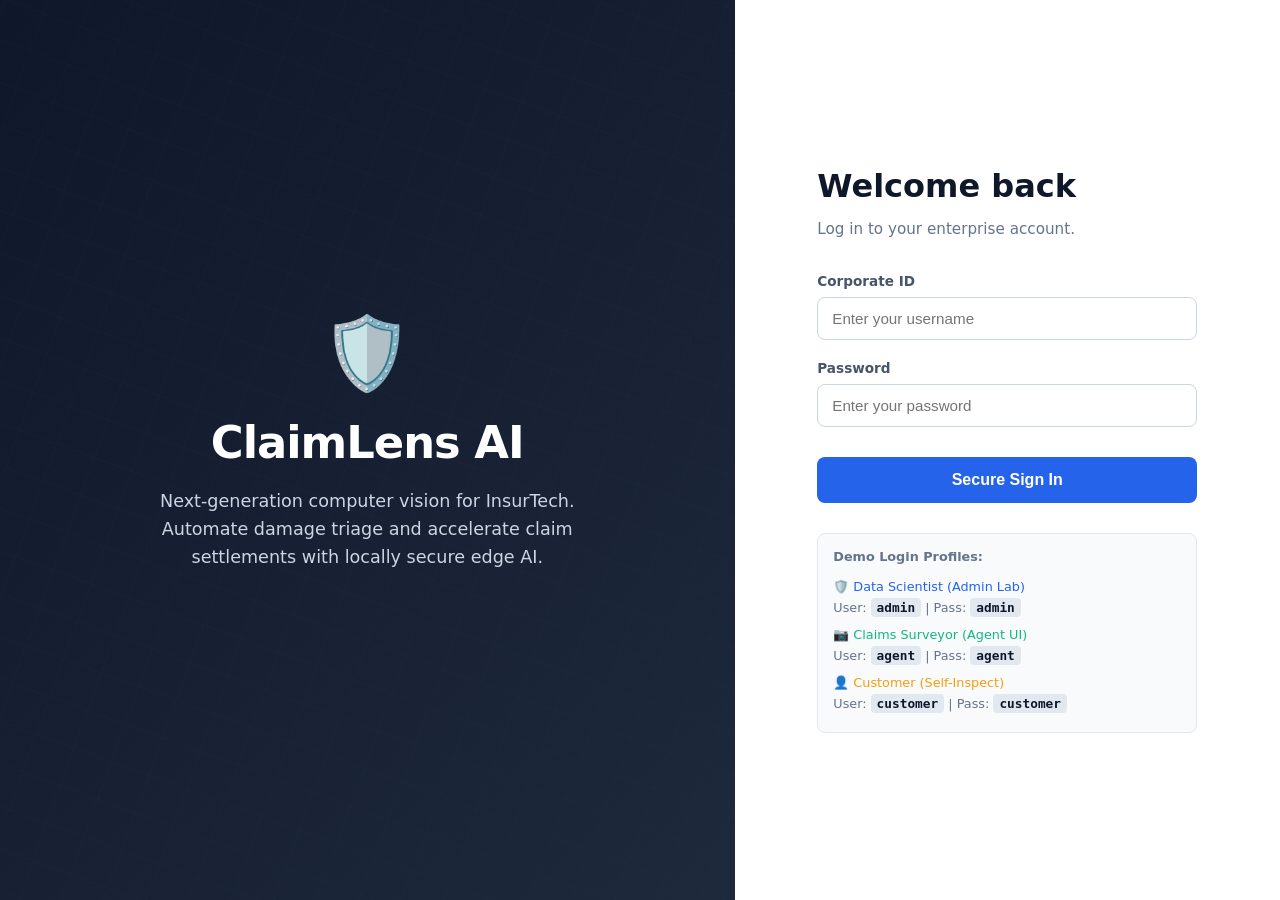
<file: login.html>
<!DOCTYPE html>
<html lang="en">
<head>
  <meta charset="UTF-8">
  <meta name="viewport" content="width=device-width, initial-scale=1.0">
  <title>Login - ClaimLens AI</title>
  <style>
    body {
      margin: 0;
      font-family: 'Segoe UI', system-ui, sans-serif;
      display: flex;
      height: 100vh;
      background-color: #f8fafc;
    }
    
    .split-left {
      flex: 1.2;
      background: linear-gradient(135deg, #0f172a 0%, #1e293b 100%);
      display: flex;
      flex-direction: column;
      justify-content: center;
      align-items: center;
      color: white;
      padding: 40px;
      text-align: center;
      position: relative;
      overflow: hidden;
    }

    /* Cool Background Pattern for the left side */
    .split-left::before {
      content: "";
      position: absolute;
      width: 200%;
      height: 200%;
      background-image: linear-gradient(#334155 1px, transparent 1px), linear-gradient(90deg, #334155 1px, transparent 1px);
      background-size: 40px 40px;
      opacity: 0.1;
      transform: rotate(20deg);
    }

    .hero-text { z-index: 1; max-width: 500px; }
    .logo-badge { font-size: 4.5rem; margin-bottom: 20px; animation: float 6s ease-in-out infinite; }
    .hero-text h2 { font-size: 2.8rem; margin: 0 0 16px 0; font-weight: 700; letter-spacing: -1px; }
    .hero-text p { font-size: 1.1rem; color: #cbd5e1; line-height: 1.6; }

    .split-right {
      flex: 1;
      display: flex;
      justify-content: center;
      align-items: center;
      background: white;
    }

    .login-container {
      width: 100%;
      max-width: 380px;
      padding: 40px;
    }

    .login-container h1 { font-size: 2rem; margin: 0 0 8px; color: #0f172a; }
    .login-container p.sub { color: #64748b; margin-bottom: 35px; font-size: 0.95rem; }

    .input-grp { margin-bottom: 20px; }
    .input-grp label { display: block; font-size: 0.85rem; font-weight: 600; color: #475569; margin-bottom: 8px; }
    .input-grp input { 
      width: 100%; 
      padding: 12px 14px; 
      border: 1px solid #cbd5e1; 
      border-radius: 8px; 
      font-size: 0.95rem; 
      color: #1e293b; 
      box-sizing: border-box; 
      outline: none; 
      transition: all 0.2s; 
    }
    .input-grp input:focus { border-color: #2563eb; box-shadow: 0 0 0 4px rgba(37, 99, 235, 0.1); }

    .btn { 
      width: 100%; 
      padding: 14px; 
      background: #2563eb; 
      color: white; 
      border: none; 
      border-radius: 8px; 
      font-size: 1rem; 
      font-weight: 600; 
      cursor: pointer; 
      transition: background 0.2s; 
      margin-top: 10px; 
    }
    .btn:hover { background: #1d4ed8; }
    
    .error-msg { color: #ef4444; font-size: 0.85rem; margin-top: 12px; display: none; text-align: center; background: #fef2f2; padding: 10px; border-radius: 6px; border: 1px solid #fee2e2; }

    .demo-creds { 
      margin-top: 30px; 
      padding: 15px; 
      background: #f8fafc; 
      border-radius: 8px; 
      border: 1px solid #e2e8f0; 
      font-size: 0.8rem; 
      color: #64748b; 
    }
    .demo-creds div { margin-bottom: 6px; }
    .demo-creds span { font-family: monospace; background: #e2e8f0; padding: 2px 6px; border-radius: 4px; font-weight: 600; color: #0f172a; }

    @keyframes float {
      0% { transform: translateY(0px); }
      50% { transform: translateY(-10px); }
      100% { transform: translateY(0px); }
    }

    @media (max-width: 800px) {
      body { flex-direction: column; }
      .split-left { flex: none; padding: 60px 20px; }
      .split-right { align-items: flex-start; padding-top: 40px; }
    }
  </style>
</head>
<body>

  <!-- Left Branding Pane -->
  <div class="split-left">
    <div class="hero-text">
      <div class="logo-badge">🛡️</div>
      <h2>ClaimLens AI</h2>
      <p>Next-generation computer vision for InsurTech. <br>Automate damage triage and accelerate claim settlements with locally secure edge AI.</p>
    </div>
  </div>

  <!-- Right Login Pane -->
  <div class="split-right">
    <div class="login-container">
      <h1>Welcome back</h1>
      <p class="sub">Log in to your enterprise account.</p>

      <div class="input-grp">
        <label for="username">Corporate ID</label>
        <input type="text" id="username" placeholder="Enter your username" autocomplete="off">
      </div>

      <div class="input-grp">
        <label for="password">Password</label>
        <input type="password" id="password" placeholder="Enter your password">
      </div>

      <button class="btn" id="loginBtn">Secure Sign In</button>
      <div class="error-msg" id="errorMsg">Incorrect username or password.</div>

      <!-- Demo Credentials Reference -->
      <div class="demo-creds">
        <strong>Demo Login Profiles:</strong><br><br>
        <div style="color: #2563eb;">🛡️ Data Scientist (Admin Lab)</div>
        <div style="margin-bottom: 12px;">User: <span>admin</span> | Pass: <span>admin</span></div>
        
        <div style="color: #10b981;">📷 Claims Surveyor (Agent UI)</div>
        <div style="margin-bottom: 12px;">User: <span>agent</span> | Pass: <span>agent</span></div>

        <div style="color: #f59e0b;">👤 Customer (Self-Inspect)</div>
        <div>User: <span>customer</span> | Pass: <span>customer</span></div>
      </div>
    </div>
  </div>

  <script>
    document.getElementById('loginBtn').addEventListener('click', () => {
      const u = document.getElementById('username').value.trim().toLowerCase();
      const p = document.getElementById('password').value.trim();
      const err = document.getElementById('errorMsg');

      if (u === 'admin' && p === 'admin') {
        err.style.display = 'none';
        window.location.href = 'index.html'; // Navigates to the Training Lab
      } 
      else if (u === 'agent' && p === 'agent') {
        err.style.display = 'none';
        window.location.href = 'agent.html'; // Navigates to the Surveyor Dashboard
      } 
      else if (u === 'customer' && p === 'customer') {
        err.style.display = 'none';
        window.location.href = 'customer-link.html'; // Navigates to the Customer Zero-Trust flow
      }
      else {
        err.style.display = 'block';
        setTimeout(() => err.style.display = 'none', 3000); // hide after 3 sec
      }
    });

    // Enter key support
    document.addEventListener('keypress', function (e) {
      if (e.key === 'Enter') {
        document.getElementById('loginBtn').click();
      }
    });
  </script>

</body>
</html>
</file>
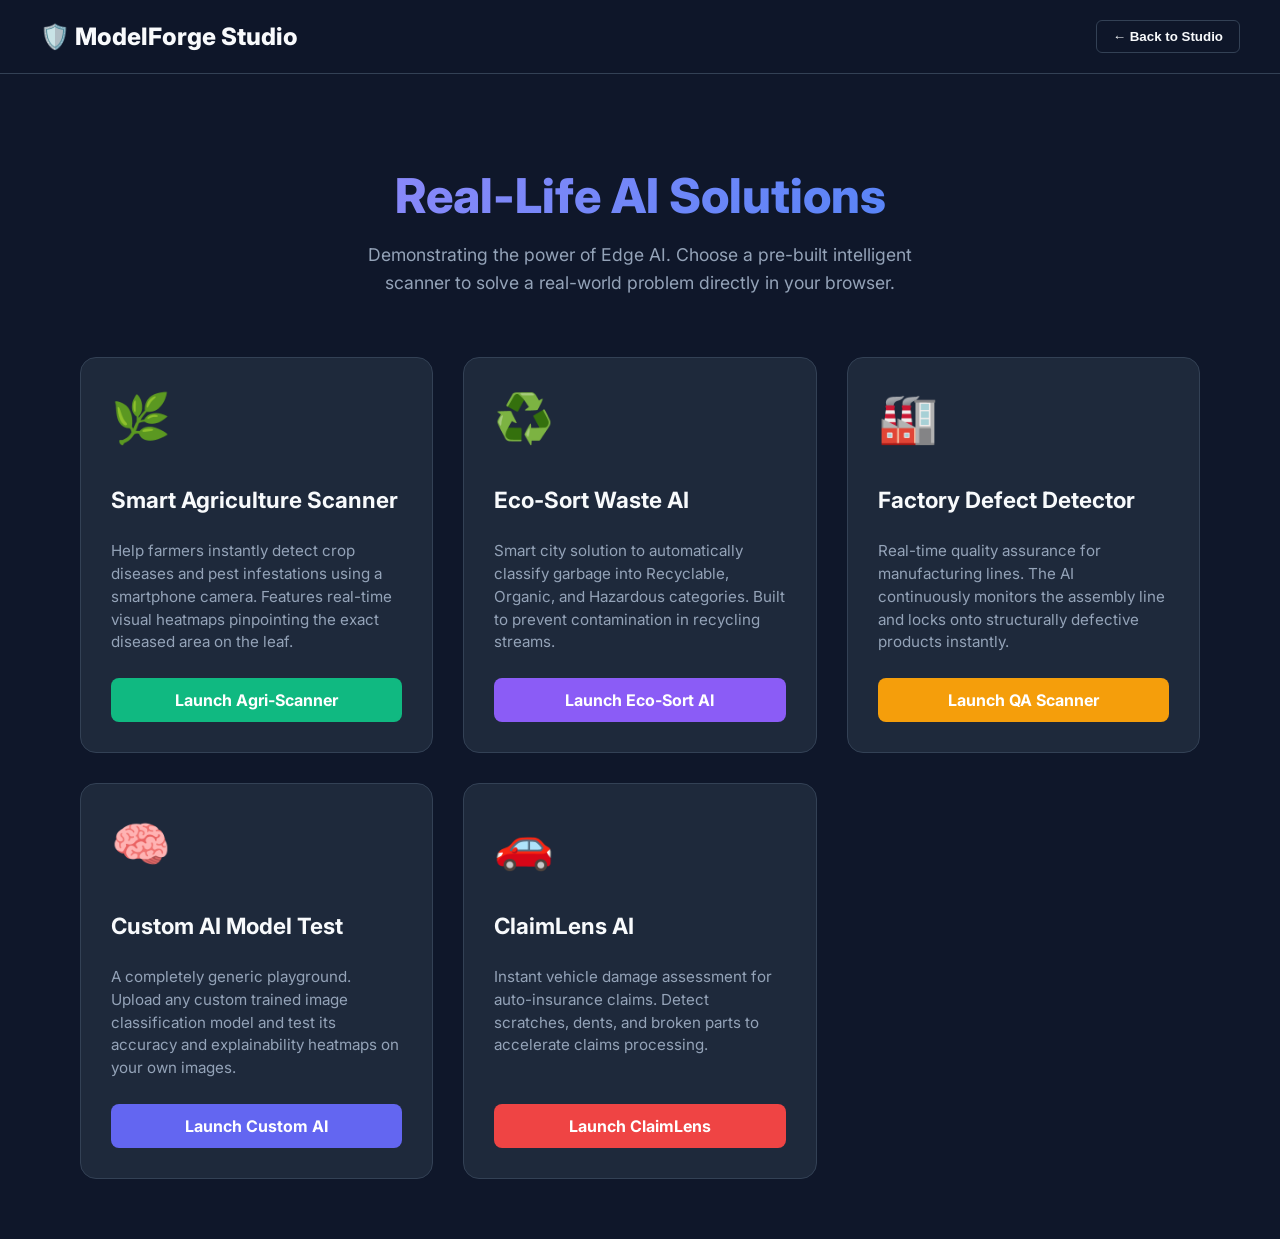
<file: showcase.html>
<!DOCTYPE html>
<html lang="en">
<head>
  <meta charset="UTF-8">
  <meta name="viewport" content="width=device-width, initial-scale=1.0">
  <title>ModelForge - Real-Life Solutions</title>
  <link href="https://fonts.googleapis.com/css2?family=Inter:wght@400;500;600;700;800&display=swap" rel="stylesheet">
  <style>
    :root {
      --bg: #0f172a;
      --card: #1e293b;
      --primary: #8b5cf6;
      --primary-hover: #7c3aed;
      --text: #f8fafc;
      --text-muted: #94a3b8;
      --border: #334155;
    }
    body {
      background: var(--bg);
      color: var(--text);
      font-family: 'Inter', sans-serif;
      margin: 0;
      padding: 0;
      min-height: 100vh;
      display: flex;
      flex-direction: column;
    }
    header {
      padding: 20px 40px;
      border-bottom: 1px solid var(--border);
      display: flex;
      justify-content: space-between;
      align-items: center;
      background: rgba(15, 23, 42, 0.9);
      backdrop-filter: blur(10px);
      position: sticky;
      top: 0;
      z-index: 10;
    }
    .brand { font-size: 1.5rem; font-weight: 800; display: flex; align-items: center; gap: 10px; cursor: pointer; }
    .btn-back { background: transparent; border: 1px solid var(--border); color: var(--text); padding: 8px 16px; border-radius: 6px; cursor: pointer; font-weight: 600; transition: all 0.2s; }
    .btn-back:hover { background: var(--border); color: white; }
    
    main { padding: 60px 40px; max-width: 1200px; margin: 0 auto; width: 100%; box-sizing: border-box; }
    .hero { text-align: center; margin-bottom: 60px; }
    .hero h1 { font-size: 3rem; font-weight: 800; margin-bottom: 16px; background: linear-gradient(135deg, #a78bfa, #3b82f6); -webkit-background-clip: text; -webkit-text-fill-color: transparent; }
    .hero p { font-size: 1.1rem; color: var(--text-muted); max-width: 600px; margin: 0 auto; line-height: 1.6; }
    
    .grid { display: grid; grid-template-columns: repeat(auto-fit, minmax(320px, 1fr)); gap: 30px; }
    .card {
      background: var(--card);
      border: 1px solid var(--border);
      border-radius: 16px;
      padding: 30px;
      transition: transform 0.3s, box-shadow 0.3s;
      display: flex;
      flex-direction: column;
    }
    .card:hover { transform: translateY(-5px); box-shadow: 0 20px 40px -10px rgba(0,0,0,0.5); border-color: var(--primary); }
    .card-icon { font-size: 3rem; margin-bottom: 20px; }
    .card h2 { font-size: 1.4rem; margin-bottom: 12px; font-weight: 700; }
    .card p { color: var(--text-muted); line-height: 1.5; margin-bottom: 24px; flex-grow: 1; font-size: 0.95rem; }
    
    .btn-launch {
      background: var(--primary);
      color: white;
      border: none;
      padding: 12px 20px;
      border-radius: 8px;
      font-weight: 700;
      font-size: 1rem;
      cursor: pointer;
      transition: background 0.2s, transform 0.1s;
      width: 100%;
      text-align: center;
      text-decoration: none;
      display: inline-block;
      box-sizing: border-box;
    }
    .btn-launch:hover { background: var(--primary-hover); }
    .btn-launch:active { transform: scale(0.98); }
    .btn-launch.agri { background: #10b981; } .btn-launch.agri:hover { background: #059669; }
    .btn-launch.factory { background: #f59e0b; } .btn-launch.factory:hover { background: #d97706; }
    .btn-launch.claim { background: #ef4444; } .btn-launch.claim:hover { background: #dc2626; }
  </style>
</head>
<body>

  <header>
    <div class="brand" onclick="window.location.href='index.html'">🛡️ ModelForge Studio</div>
    <button class="btn-back" onclick="window.location.href='index.html'">← Back to Studio</button>
  </header>

  <main>
    <div class="hero">
      <h1>Real-Life AI Solutions</h1>
      <p>Demonstrating the power of Edge AI. Choose a pre-built intelligent scanner to solve a real-world problem directly in your browser.</p>
    </div>

    <div class="grid">
      
      <!-- Card 1: Agriculture -->
      <div class="card">
        <div class="card-icon">🌿</div>
        <h2>Smart Agriculture Scanner</h2>
        <p>Help farmers instantly detect crop diseases and pest infestations using a smartphone camera. Features real-time visual heatmaps pinpointing the exact diseased area on the leaf.</p>
        <a href="agri-scanner.html" class="btn-launch agri">Launch Agri-Scanner</a>
      </div>

      <!-- Card 2: Waste Management -->
      <div class="card">
        <div class="card-icon">♻️</div>
        <h2>Eco-Sort Waste AI</h2>
        <p>Smart city solution to automatically classify garbage into Recyclable, Organic, and Hazardous categories. Built to prevent contamination in recycling streams.</p>
        <a href="waste-scanner.html" class="btn-launch">Launch Eco-Sort AI</a>
      </div>

      <!-- Card 3: Manufacturing Defect -->
      <div class="showcase-card card">
        <div class="card-icon">🏭</div>
        <h2>Factory Defect Detector</h2>
        <p>Real-time quality assurance for manufacturing lines. The AI continuously monitors the assembly line and locks onto structurally defective products instantly.</p>
        <a href="qa-scanner.html" class="btn-launch factory">Launch QA Scanner</a>
      </div>

      <!-- Card 4: Generic / Custom -->
      <div class="showcase-card card">
        <div class="card-icon">🧠</div>
        <h2>Custom AI Model Test</h2>
        <p>A completely generic playground. Upload any custom trained image classification model and test its accuracy and explainability heatmaps on your own images.</p>
        <a href="custom-scanner.html" class="btn-launch" style="background:#6366f1; color:white; border:none;">Launch Custom AI</a>
      </div>

      <!-- Card 5: Vehicle Damage -->
      <div class="showcase-card card">
        <div class="card-icon">🚗</div>
        <h2>ClaimLens AI</h2>
        <p>Instant vehicle damage assessment for auto-insurance claims. Detect scratches, dents, and broken parts to accelerate claims processing.</p>
        <a href="claim-scanner.html" class="btn-launch claim">Launch ClaimLens</a>
      </div>

    </div>
  </main>

</body>
</html>
</file>
